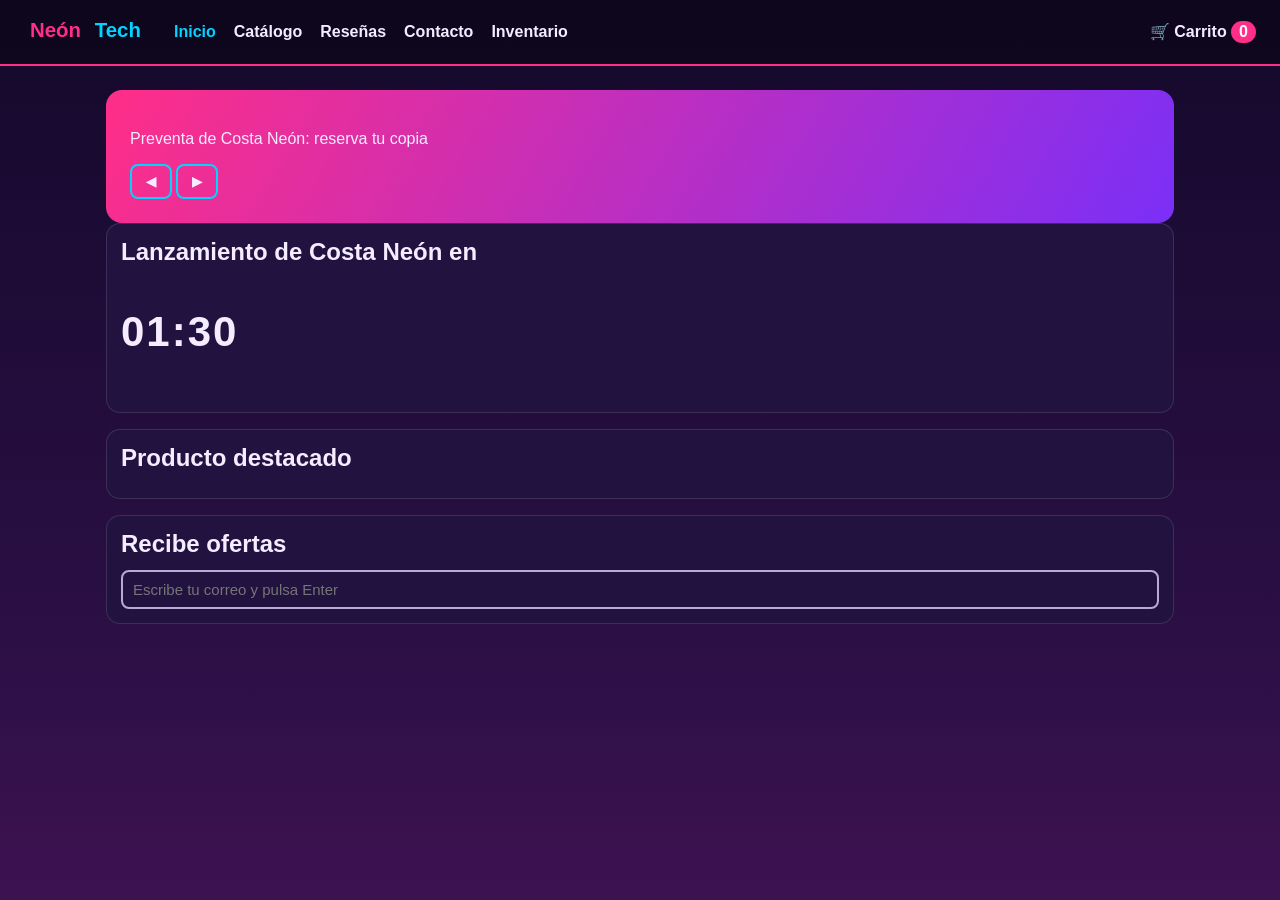
<file: index.html>
<!DOCTYPE html>
<html lang="es">
<head>
  <meta charset="UTF-8">
  <meta name="viewport" content="width=device-width, initial-scale=1.0">
  <title>Inicio · NeónTech</title>
  <link rel="icon" href="imagenes/logo.svg">
  <link rel="stylesheet" href="css/style.css">
  <script src="js/script.js" defer></script>
  <script src="js/inicio.js" defer></script>
</head>
<body>
  <nav class="nav">
    <a href="index.html"><img src="imagenes/logo.svg" alt="NeónTech"></a>
    <a href="index.html" class="activo">Inicio</a>
    <a href="html/catalogo.html">Catálogo</a>
    <a href="html/resenas.html">Reseñas</a>
    <a href="html/contacto.html">Contacto</a>
    <a href="html/inventario.html">Inventario</a>
    <a href="html/carrito.html" class="carrito-link">🛒 Carrito <span id="contadorCarrito" class="contador">0</span></a>
  </nav>

  <main>
    <section id="banner" class="banner">
      <p id="mensajeBanner">Preventa de Costa Neón: reserva tu copia</p>
      <button id="btnAnterior">◀</button>
      <button id="btnSiguiente">▶</button>
    </section>

    <section class="panel">
      <h2>Lanzamiento de Costa Neón en</h2>
      <p id="cuentaRegresiva" class="cuenta" data-segundos="90">01:30</p>
    </section>

    <section class="panel">
      <h2>Producto destacado</h2>
      <div id="destacado"></div>
    </section>

    <section class="panel">
      <h2>Recibe ofertas</h2>
      <input type="email" id="correoBoletin" placeholder="Escribe tu correo y pulsa Enter">
      <p id="mensajeBoletin" class="mensaje"></p>
    </section>
  </main>
</body>
</html>
</file>
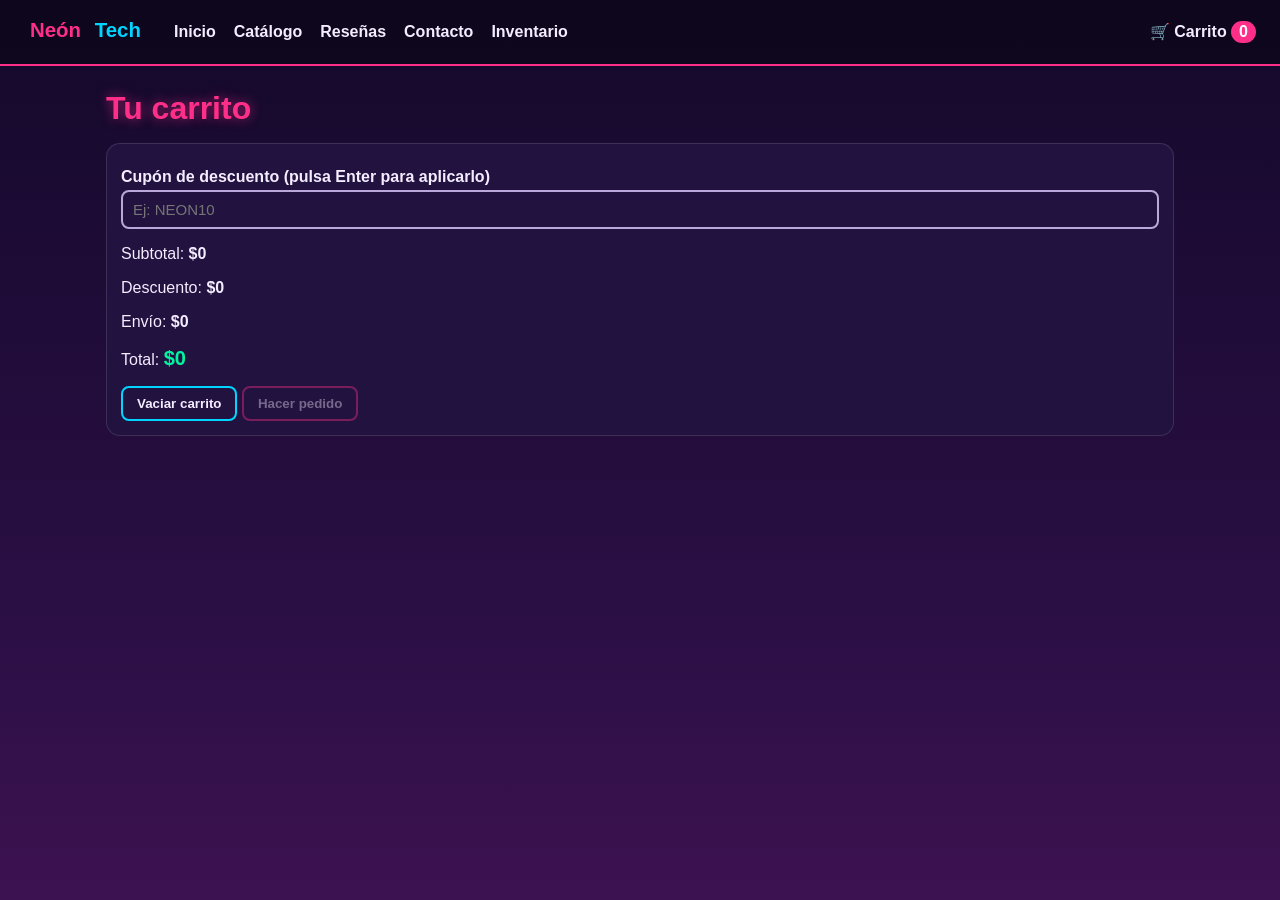
<file: html/carrito.html>
<!DOCTYPE html>
<html lang="es">
<head>
  <meta charset="UTF-8">
  <meta name="viewport" content="width=device-width, initial-scale=1.0">
  <title>Carrito · NeónTech</title>
  <link rel="icon" href="../imagenes/logo.svg">
  <link rel="stylesheet" href="../css/style.css">
  <script src="../js/script.js" defer></script>
  <script src="../js/carrito.js" defer></script>
</head>
<body>
  <nav class="nav">
    <a href="../index.html"><img src="../imagenes/logo.svg" alt="NeónTech"></a>
    <a href="../index.html">Inicio</a>
    <a href="catalogo.html">Catálogo</a>
    <a href="resenas.html">Reseñas</a>
    <a href="contacto.html">Contacto</a>
    <a href="inventario.html">Inventario</a>
    <a href="carrito.html" class="carrito-link">🛒 Carrito <span id="contadorCarrito" class="contador">0</span></a>
  </nav>

  <main>
    <h1>Tu carrito</h1>

    <p id="vacio" class="mensaje fallo oculto">Tu carrito está vacío. <a href="catalogo.html">Ir al catálogo</a></p>
    <ul id="listaCarrito"></ul>

    <section class="panel">
      <label for="cupon">Cupón de descuento (pulsa Enter para aplicarlo)</label>
      <input type="text" id="cupon" placeholder="Ej: NEON10">
      <p id="mensajeCupon" class="mensaje"></p>

      <p>Subtotal: <strong id="subtotal">$0</strong></p>
      <p>Descuento: <strong id="descuento">$0</strong></p>
      <p>Envío: <strong id="envio">$0</strong></p>
      <p>Total: <strong id="total" class="precio">$0</strong></p>

      <button id="btnVaciar">Vaciar carrito</button>
      <button id="btnPedido" class="btn-principal" disabled>Hacer pedido</button>
    </section>
  </main>
</body>
</html>
</file>
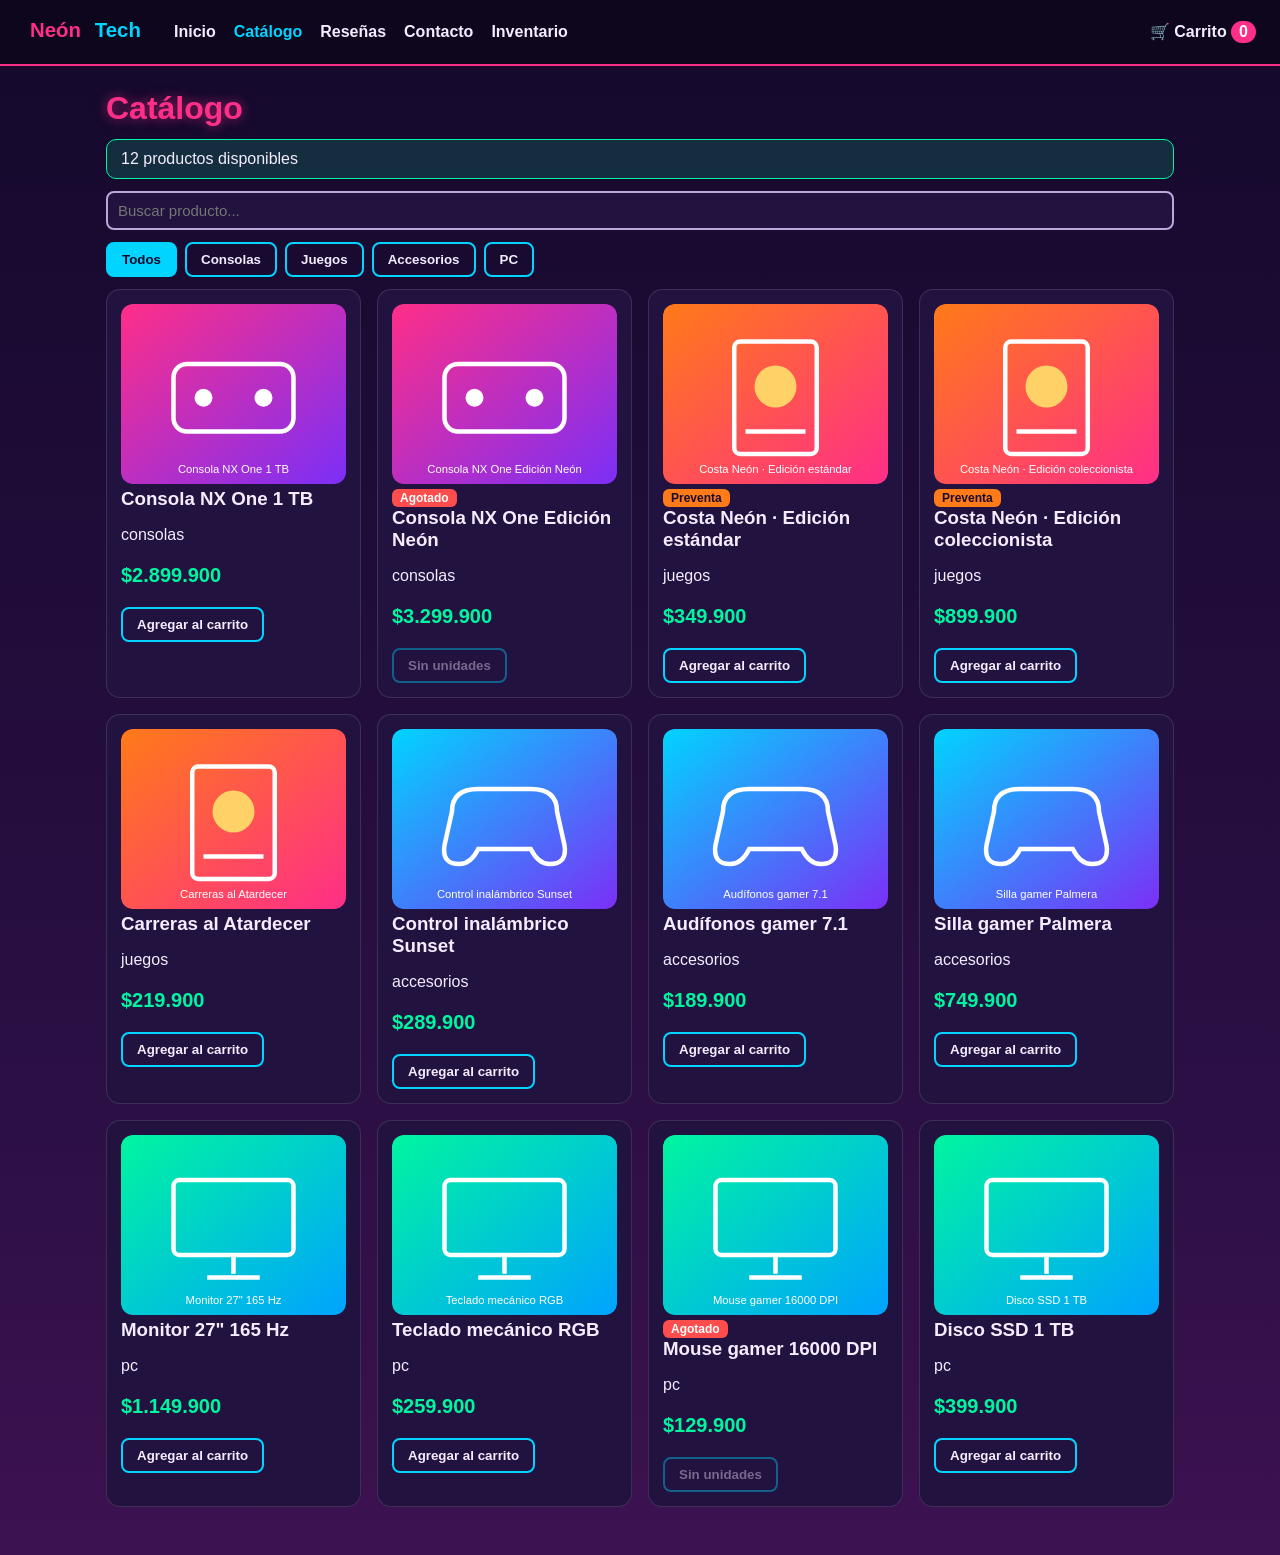
<file: html/catalogo.html>
<!DOCTYPE html>
<html lang="es">
<head>
  <meta charset="UTF-8">
  <meta name="viewport" content="width=device-width, initial-scale=1.0">
  <title>Catálogo · NeónTech</title>
  <link rel="icon" href="../imagenes/logo.svg">
  <link rel="stylesheet" href="../css/style.css">
  <script src="../js/script.js" defer></script>
  <script src="../js/catalogo.js" defer></script>
</head>
<body>
  <nav class="nav">
    <a href="../index.html"><img src="../imagenes/logo.svg" alt="NeónTech"></a>
    <a href="../index.html">Inicio</a>
    <a href="catalogo.html" class="activo">Catálogo</a>
    <a href="resenas.html">Reseñas</a>
    <a href="contacto.html">Contacto</a>
    <a href="inventario.html">Inventario</a>
    <a href="carrito.html" class="carrito-link">🛒 Carrito <span id="contadorCarrito" class="contador">0</span></a>
  </nav>

  <main>
    <h1>Catálogo</h1>
    <p id="estado" class="mensaje"></p>

    <input type="text" id="buscador" placeholder="Buscar producto...">

    <div id="filtros">
      <button data-categoria="todos" class="activo">Todos</button>
      <button data-categoria="consolas">Consolas</button>
      <button data-categoria="juegos">Juegos</button>
      <button data-categoria="accesorios">Accesorios</button>
      <button data-categoria="pc">PC</button>
    </div>

    <p id="sinResultados" class="mensaje fallo oculto">No hay productos que coincidan con tu búsqueda.</p>
    <section id="catalogo" class="grilla"></section>

    <!-- Plantilla de una tarjeta de producto (no se ve hasta clonarla) -->
    <template id="tpl-producto">
      <article class="tarjeta">
        <img src="" alt="">
        <span class="etiqueta"></span>
        <h3 class="nombre"></h3>
        <p class="categoria"></p>
        <p class="precio"></p>
        <button class="btn-agregar">Agregar al carrito</button>
      </article>
    </template>
  </main>
</body>
</html>
</file>
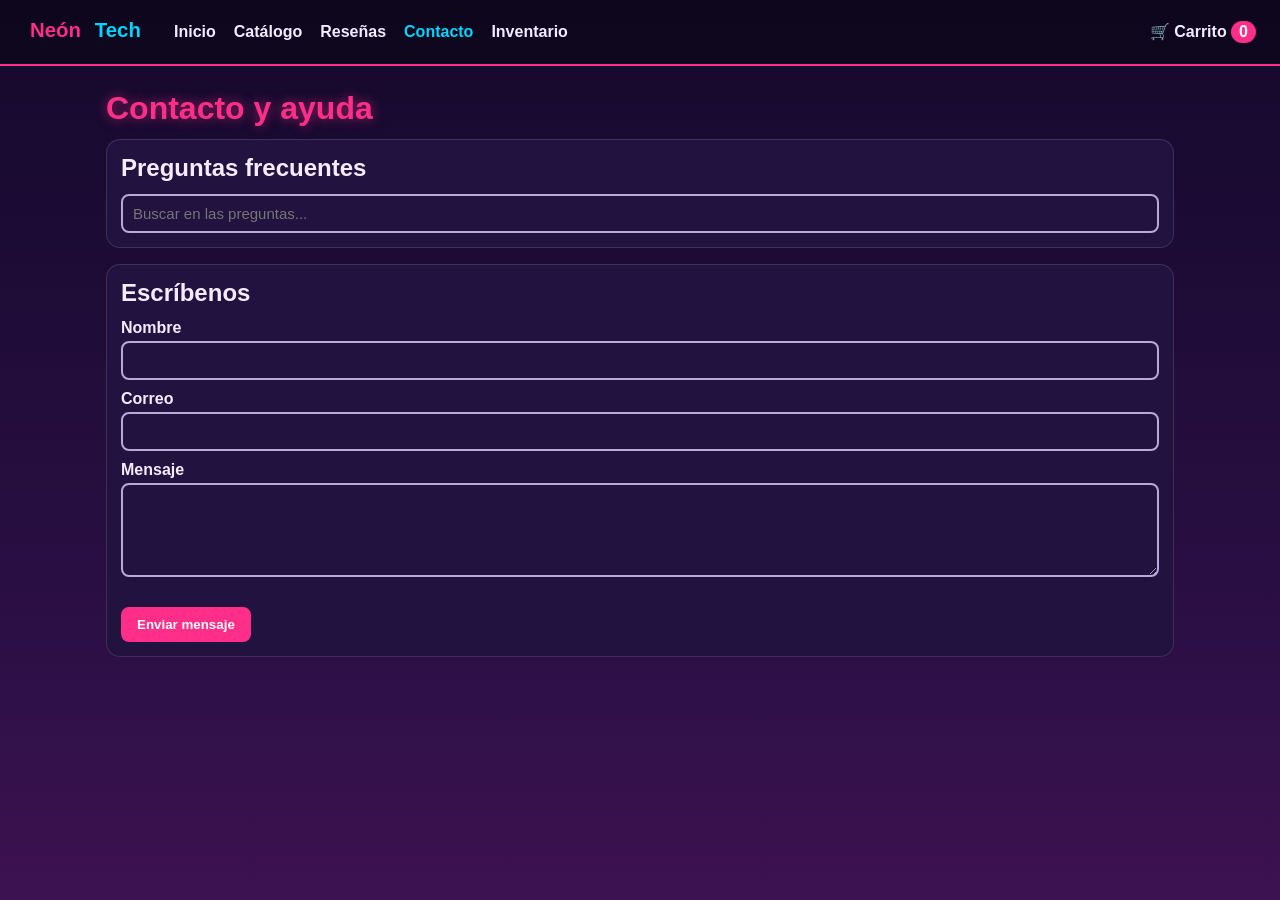
<file: html/contacto.html>
<!DOCTYPE html>
<html lang="es">
<head>
  <meta charset="UTF-8">
  <meta name="viewport" content="width=device-width, initial-scale=1.0">
  <title>Contacto · NeónTech</title>
  <link rel="icon" href="../imagenes/logo.svg">
  <link rel="stylesheet" href="../css/style.css">
  <script src="../js/script.js" defer></script>
  <script src="../js/contacto.js" defer></script>
</head>
<body>
  <nav class="nav">
    <a href="../index.html"><img src="../imagenes/logo.svg" alt="NeónTech"></a>
    <a href="../index.html">Inicio</a>
    <a href="catalogo.html">Catálogo</a>
    <a href="resenas.html">Reseñas</a>
    <a href="contacto.html" class="activo">Contacto</a>
    <a href="inventario.html">Inventario</a>
    <a href="carrito.html" class="carrito-link">🛒 Carrito <span id="contadorCarrito" class="contador">0</span></a>
  </nav>

  <main>
    <h1>Contacto y ayuda</h1>

    <section class="panel">
      <h2>Preguntas frecuentes</h2>
      <input type="text" id="buscarFaq" placeholder="Buscar en las preguntas...">
      <div id="listaFaq"></div>
    </section>

    <form id="formContacto" class="panel">
      <h2>Escríbenos</h2>
      <label for="contactoNombre">Nombre</label>
      <input type="text" id="contactoNombre">
      <label for="contactoCorreo">Correo</label>
      <input type="email" id="contactoCorreo">
      <label for="contactoMensaje">Mensaje</label>
      <textarea id="contactoMensaje" rows="4"></textarea>
      <p id="errorContacto" class="error"></p>
      <button type="submit" id="btnEnviar" class="btn-principal">Enviar mensaje</button>
    </form>
    <div id="respuestaContacto" class="mensaje"></div>
  </main>
</body>
</html>
</file>
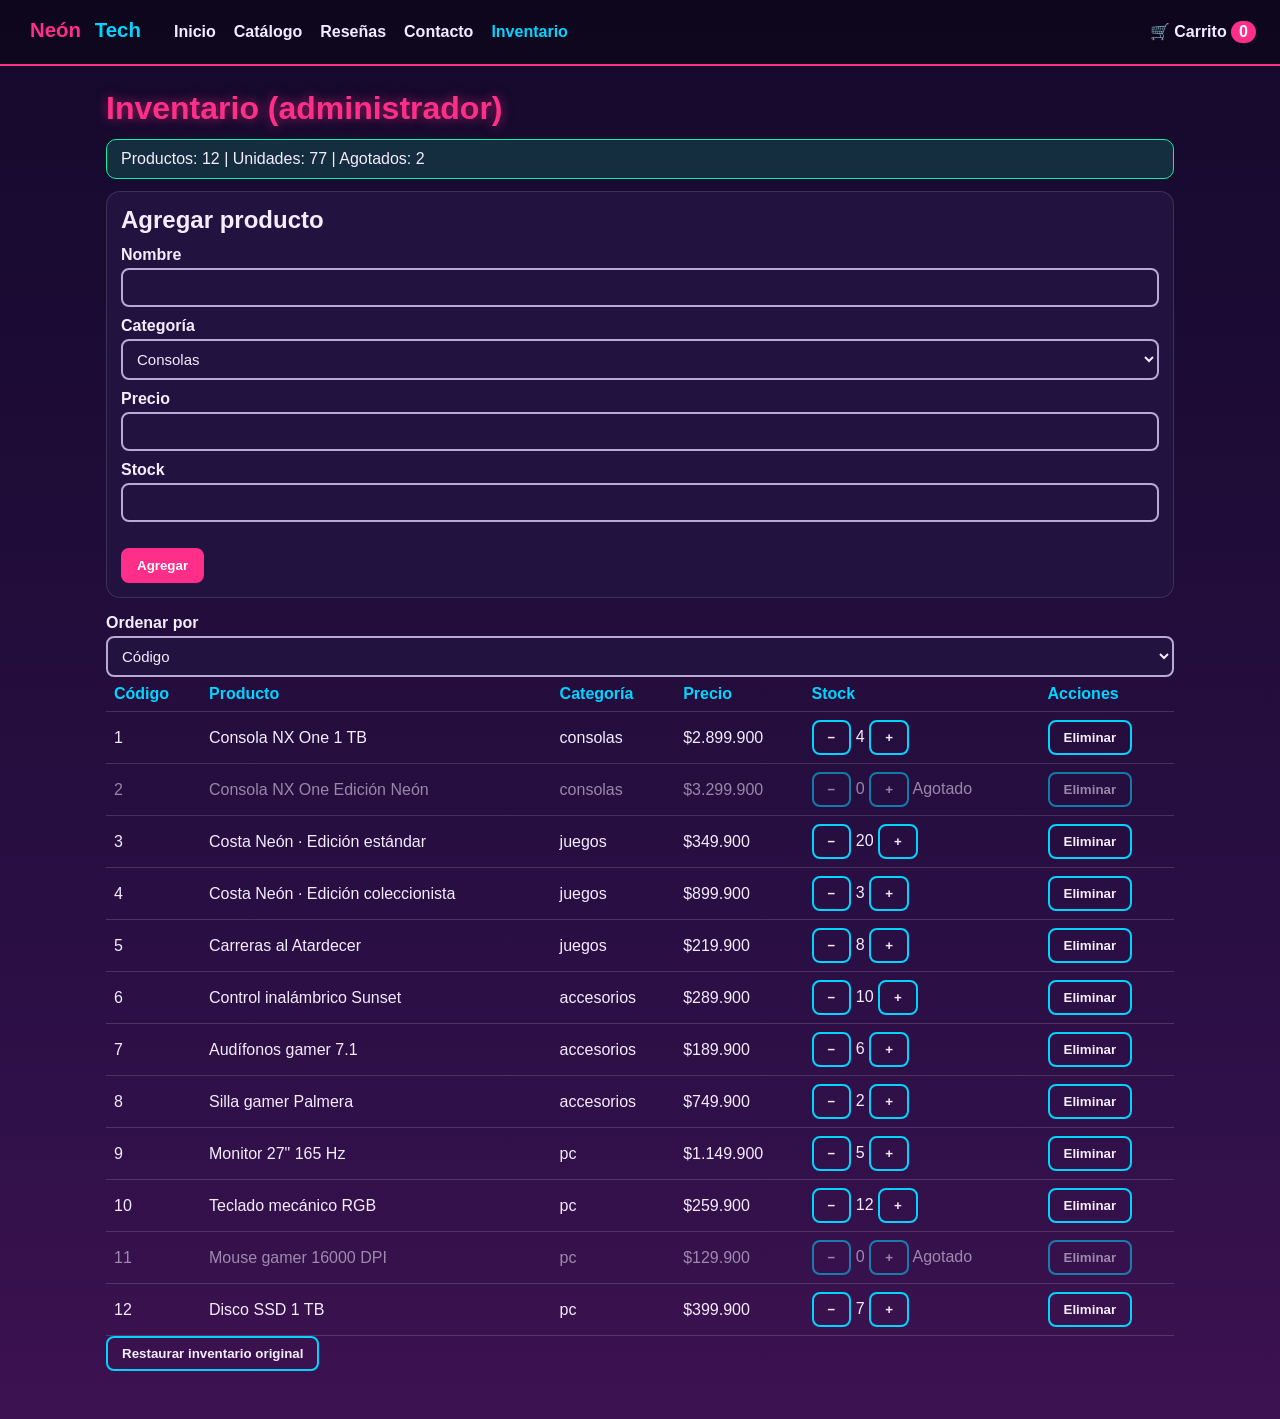
<file: html/inventario.html>
<!DOCTYPE html>
<html lang="es">
<head>
  <meta charset="UTF-8">
  <meta name="viewport" content="width=device-width, initial-scale=1.0">
  <title>Inventario · NeónTech</title>
  <link rel="icon" href="../imagenes/logo.svg">
  <link rel="stylesheet" href="../css/style.css">
  <script src="../js/script.js" defer></script>
  <script src="../js/inventario.js" defer></script>
</head>
<body>
  <nav class="nav">
    <a href="../index.html"><img src="../imagenes/logo.svg" alt="NeónTech"></a>
    <a href="../index.html">Inicio</a>
    <a href="catalogo.html">Catálogo</a>
    <a href="resenas.html">Reseñas</a>
    <a href="contacto.html">Contacto</a>
    <a href="inventario.html" class="activo">Inventario</a>
    <a href="carrito.html" class="carrito-link">🛒 Carrito <span id="contadorCarrito" class="contador">0</span></a>
  </nav>

  <main>
    <h1>Inventario (administrador)</h1>
    <p id="resumenInventario" class="mensaje exito"></p>

    <form id="formNuevo" class="panel">
      <h2>Agregar producto</h2>
      <label for="nuevoNombre">Nombre</label>
      <input type="text" id="nuevoNombre">
      <label for="nuevaCategoria">Categoría</label>
      <select id="nuevaCategoria">
        <option value="consolas">Consolas</option>
        <option value="juegos">Juegos</option>
        <option value="accesorios">Accesorios</option>
        <option value="pc">PC</option>
      </select>
      <label for="nuevoPrecio">Precio</label>
      <input type="text" id="nuevoPrecio">
      <label for="nuevoStock">Stock</label>
      <input type="text" id="nuevoStock">
      <p id="errorNuevo" class="error"></p>
      <button type="submit" class="btn-principal">Agregar</button>
    </form>

    <label for="orden">Ordenar por</label>
    <select id="orden">
      <option value="id">Código</option>
      <option value="nombre">Nombre (A-Z)</option>
      <option value="precio-asc">Precio (menor a mayor)</option>
      <option value="precio-desc">Precio (mayor a menor)</option>
      <option value="stock">Stock (menor a mayor)</option>
    </select>

    <table>
      <thead>
        <tr><th>Código</th><th>Producto</th><th>Categoría</th><th>Precio</th><th>Stock</th><th>Acciones</th></tr>
      </thead>
      <tbody id="tablaInventario"></tbody>
    </table>

    <button id="btnRestaurar">Restaurar inventario original</button>
  </main>
</body>
</html>
</file>
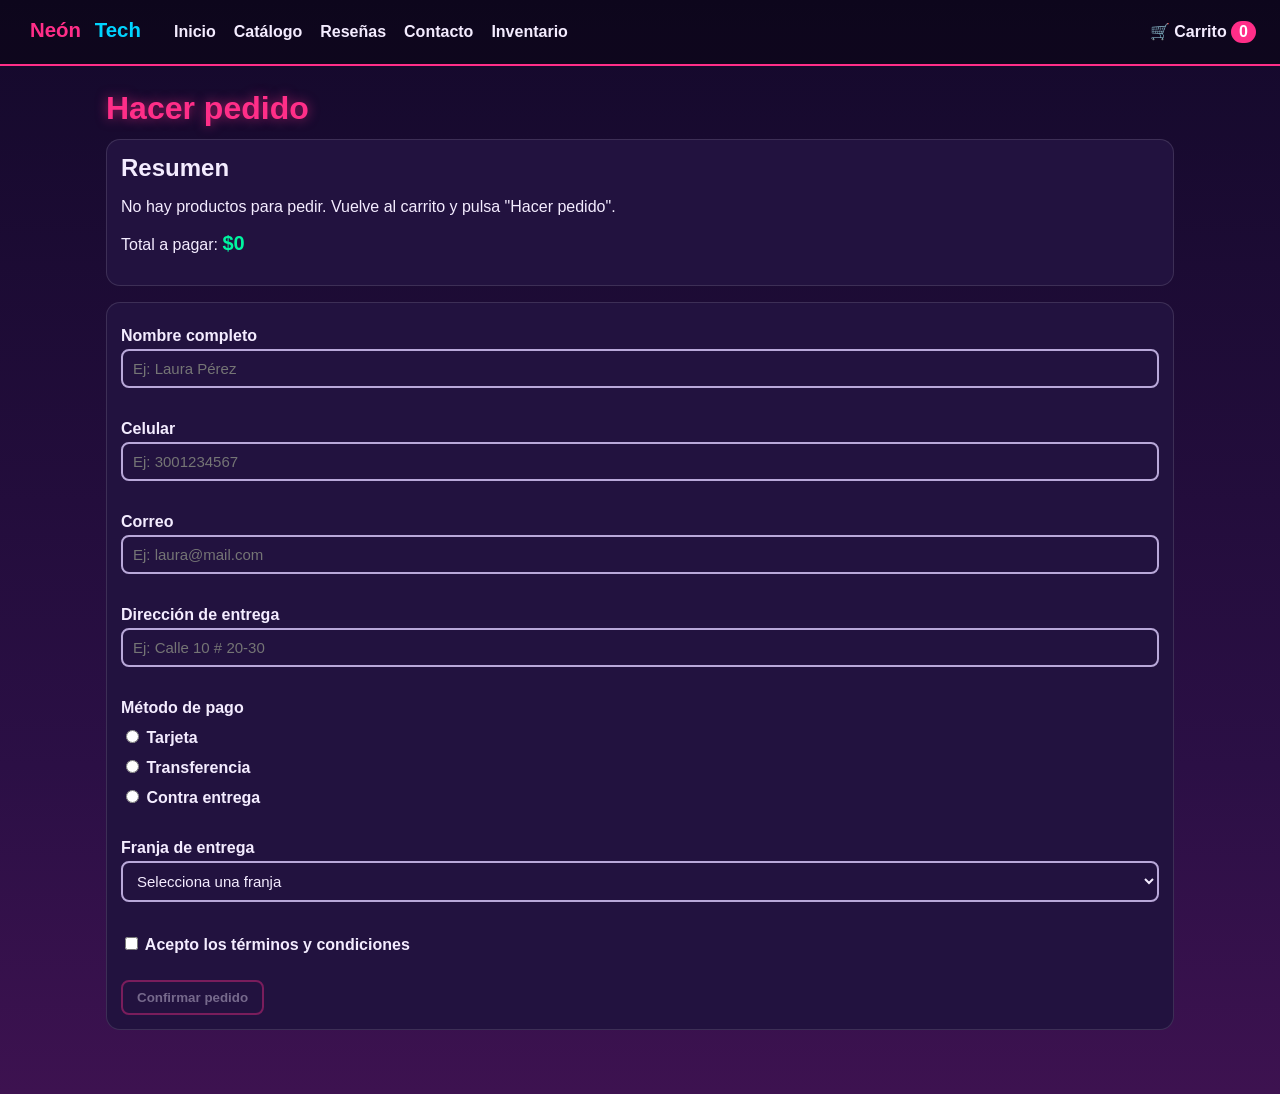
<file: html/pedido.html>
<!DOCTYPE html>
<html lang="es">
<head>
  <meta charset="UTF-8">
  <meta name="viewport" content="width=device-width, initial-scale=1.0">
  <title>Hacer pedido · NeónTech</title>
  <link rel="icon" href="../imagenes/logo.svg">
  <link rel="stylesheet" href="../css/style.css">
  <script src="../js/script.js" defer></script>
  <script src="../js/pedido.js" defer></script>
</head>
<body>
  <nav class="nav">
    <a href="../index.html"><img src="../imagenes/logo.svg" alt="NeónTech"></a>
    <a href="../index.html">Inicio</a>
    <a href="catalogo.html">Catálogo</a>
    <a href="resenas.html">Reseñas</a>
    <a href="contacto.html">Contacto</a>
    <a href="inventario.html">Inventario</a>
    <a href="carrito.html" class="carrito-link">🛒 Carrito <span id="contadorCarrito" class="contador">0</span></a>
  </nav>

  <main>
    <h1>Hacer pedido</h1>

    <section id="resumen" class="panel">
      <h2>Resumen</h2>
      <ul id="listaResumen"></ul>
      <p>Total a pagar: <strong id="totalResumen" class="precio">$0</strong></p>
    </section>

    <form id="formPedido" class="panel">
      <div class="campo">
        <label for="nombre">Nombre completo</label>
        <input type="text" id="nombre" name="nombre" placeholder="Ej: Laura Pérez">
        <p class="error" id="error-nombre"></p>
      </div>
      <div class="campo">
        <label for="telefono">Celular</label>
        <input type="text" id="telefono" name="telefono" placeholder="Ej: 3001234567">
        <p class="error" id="error-telefono"></p>
      </div>
      <div class="campo">
        <label for="correo">Correo</label>
        <input type="email" id="correo" name="correo" placeholder="Ej: laura@mail.com">
        <p class="error" id="error-correo"></p>
      </div>
      <div class="campo">
        <label for="direccion">Dirección de entrega</label>
        <input type="text" id="direccion" name="direccion" placeholder="Ej: Calle 10 # 20-30">
        <p class="error" id="error-direccion"></p>
      </div>

      <div class="campo">
        <label>Método de pago</label>
        <label><input type="radio" name="metodo" value="tarjeta"> Tarjeta</label>
        <label><input type="radio" name="metodo" value="transferencia"> Transferencia</label>
        <label><input type="radio" name="metodo" value="contraentrega"> Contra entrega</label>
        <p class="error" id="error-metodo"></p>
      </div>
      <div class="campo oculto" id="campoTarjeta">
        <label for="tarjeta">Últimos 4 dígitos de la tarjeta</label>
        <input type="text" id="tarjeta" name="tarjeta" placeholder="Ej: 4821">
        <p class="error" id="error-tarjeta"></p>
      </div>

      <div class="campo">
        <label for="franja">Franja de entrega</label>
        <select id="franja" name="franja">
          <option value="">Selecciona una franja</option>
          <option value="mañana">Mañana (8 a. m. - 12 m.)</option>
          <option value="tarde">Tarde (12 m. - 6 p. m.)</option>
          <option value="noche">Noche (6 p. m. - 9 p. m.)</option>
        </select>
        <p class="error" id="error-franja"></p>
      </div>

      <label><input type="checkbox" id="terminos" name="terminos"> Acepto los términos y condiciones</label>
      <p class="error" id="error-terminos"></p>

      <button type="submit" id="btnConfirmar" class="btn-principal">Confirmar pedido</button>
    </form>

    <div id="mensajeFinal" class="mensaje"></div>
  </main>
</body>
</html>
</file>
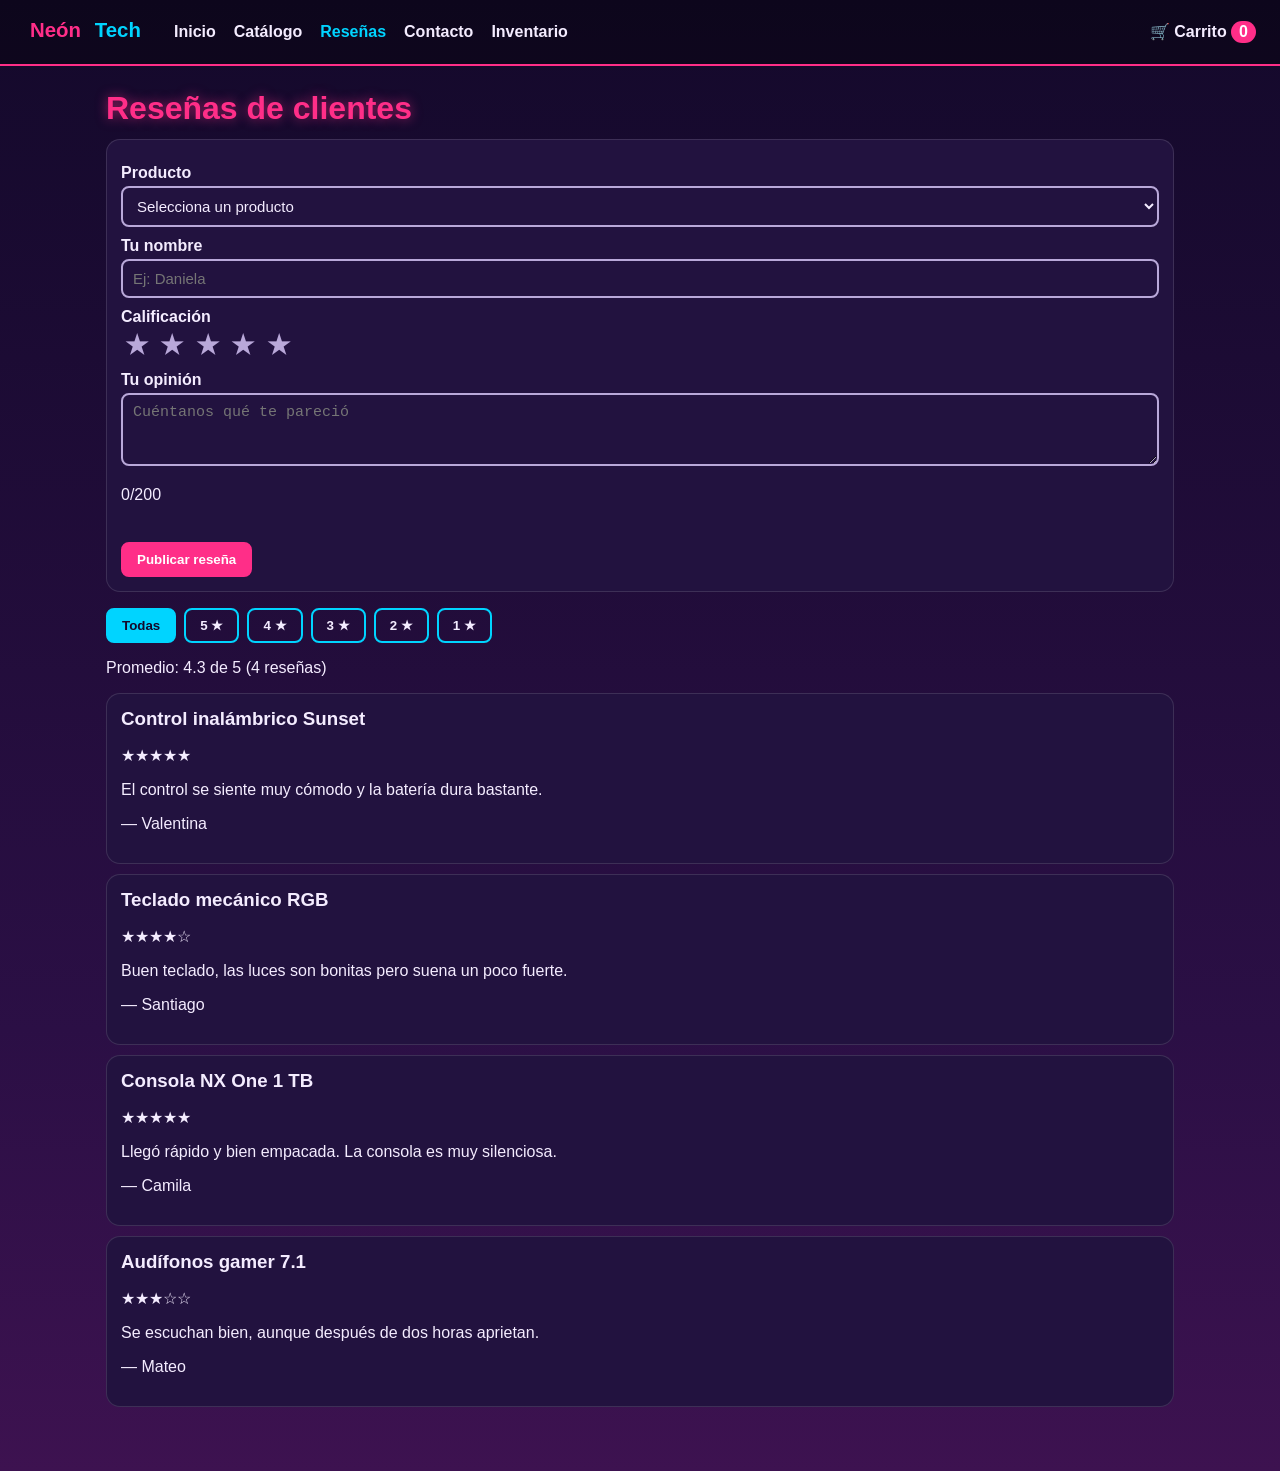
<file: html/resenas.html>
<!DOCTYPE html>
<html lang="es">
<head>
  <meta charset="UTF-8">
  <meta name="viewport" content="width=device-width, initial-scale=1.0">
  <title>Reseñas · NeónTech</title>
  <link rel="icon" href="../imagenes/logo.svg">
  <link rel="stylesheet" href="../css/style.css">
  <script src="../js/script.js" defer></script>
  <script src="../js/resenas.js" defer></script>
</head>
<body>
  <nav class="nav">
    <a href="../index.html"><img src="../imagenes/logo.svg" alt="NeónTech"></a>
    <a href="../index.html">Inicio</a>
    <a href="catalogo.html">Catálogo</a>
    <a href="resenas.html" class="activo">Reseñas</a>
    <a href="contacto.html">Contacto</a>
    <a href="inventario.html">Inventario</a>
    <a href="carrito.html" class="carrito-link">🛒 Carrito <span id="contadorCarrito" class="contador">0</span></a>
  </nav>

  <main>
    <h1>Reseñas de clientes</h1>

    <form id="formResena" class="panel">
      <label for="producto">Producto</label>
      <select id="producto">
        <option value="">Selecciona un producto</option>
      </select>

      <label for="autor">Tu nombre</label>
      <input type="text" id="autor" placeholder="Ej: Daniela">

      <label>Calificación</label>
      <div id="estrellas" class="estrellas">
        <button type="button" data-valor="1">★</button>
        <button type="button" data-valor="2">★</button>
        <button type="button" data-valor="3">★</button>
        <button type="button" data-valor="4">★</button>
        <button type="button" data-valor="5">★</button>
      </div>

      <label for="texto">Tu opinión</label>
      <textarea id="texto" rows="3" placeholder="Cuéntanos qué te pareció"></textarea>
      <p id="contador">0/200</p>

      <p id="errorResena" class="error"></p>
      <button type="submit" class="btn-principal">Publicar reseña</button>
    </form>

    <div id="filtroPuntaje">
      <button data-puntaje="0" class="activo">Todas</button>
      <button data-puntaje="5">5 ★</button>
      <button data-puntaje="4">4 ★</button>
      <button data-puntaje="3">3 ★</button>
      <button data-puntaje="2">2 ★</button>
      <button data-puntaje="1">1 ★</button>
    </div>
    <p id="promedio"></p>
    <ul id="listaResenas"></ul>
  </main>
</body>
</html>
</file>
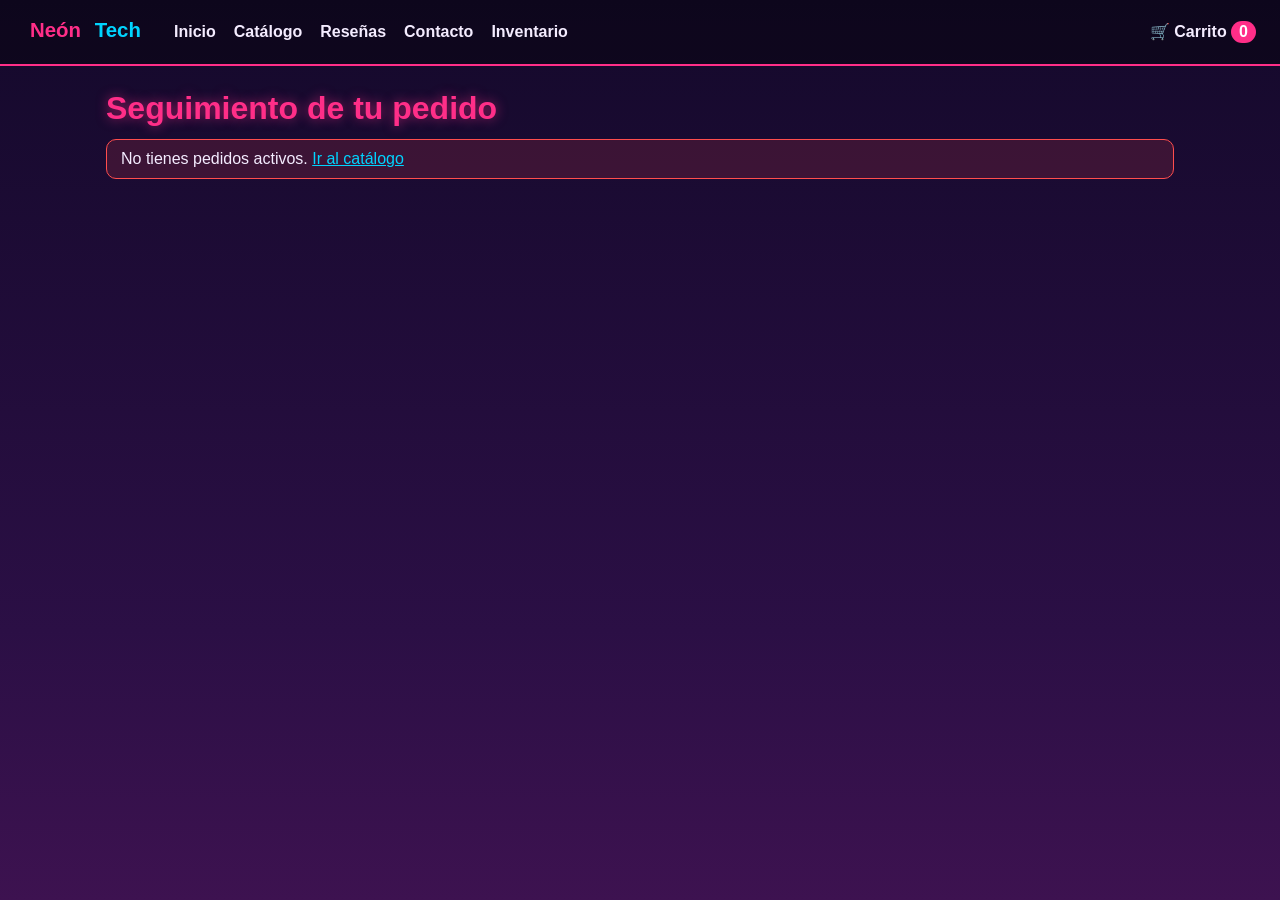
<file: html/seguimiento.html>
<!DOCTYPE html>
<html lang="es">
<head>
  <meta charset="UTF-8">
  <meta name="viewport" content="width=device-width, initial-scale=1.0">
  <title>Seguimiento · NeónTech</title>
  <link rel="icon" href="../imagenes/logo.svg">
  <link rel="stylesheet" href="../css/style.css">
  <script src="../js/script.js" defer></script>
  <script src="../js/seguimiento.js" defer></script>
</head>
<body>
  <nav class="nav">
    <a href="../index.html"><img src="../imagenes/logo.svg" alt="NeónTech"></a>
    <a href="../index.html">Inicio</a>
    <a href="catalogo.html">Catálogo</a>
    <a href="resenas.html">Reseñas</a>
    <a href="contacto.html">Contacto</a>
    <a href="inventario.html">Inventario</a>
    <a href="carrito.html" class="carrito-link">🛒 Carrito <span id="contadorCarrito" class="contador">0</span></a>
  </nav>

  <main>
    <h1>Seguimiento de tu pedido</h1>

    <p id="sinPedido" class="mensaje fallo oculto">No tienes pedidos activos. <a href="catalogo.html">Ir al catálogo</a></p>

    <section id="infoPedido" class="panel">
      <h2 id="numeroPedido"></h2>
      <p id="datosPedido"></p>

      <ol id="pasos" class="pasos"></ol>
      <div class="barra"><div id="progreso" class="progreso"></div></div>
      <p id="estadoActual" class="mensaje"></p>

      <button id="btnIniciar" class="btn-principal">Ver avance del pedido</button>
      <button id="btnCancelar">Cancelar pedido</button>
      <a id="linkResenas" href="resenas.html" class="btn oculto">Dejar una reseña</a>
    </section>
  </main>
</body>
</html>
</file>
<file: css/style.css>
/* =========================================================
   NeónTech · Estilos comunes (NO modificar esta parte)
   Cada grupo agrega sus estilos al final, en su sección.
   ========================================================= */

:root {
  --fondo: #14092b;
  --panel: #22123f;
  --rosa: #ff2e88;
  --cian: #00d4ff;
  --naranja: #ff7a18;
  --verde: #00f5a0;
  --rojo: #ff4d4d;
  --texto: #f4ecff;
  --suave: #b9a8d9;
}

* { box-sizing: border-box; }

body {
  margin: 0;
  font-family: Arial, Helvetica, sans-serif;
  background: linear-gradient(180deg, var(--fondo), #2b0f45 70%, #3d1250);
  color: var(--texto);
  min-height: 100vh;
}

main { max-width: 1100px; margin: 0 auto; padding: 24px 16px 48px; }

h1, h2, h3 { margin: 0 0 12px; }
h1 { color: var(--rosa); text-shadow: 0 0 12px rgba(255, 46, 136, .6); }

a { color: var(--cian); }

/* ---------- Menú de navegación ---------- */
.nav {
  display: flex;
  align-items: center;
  gap: 18px;
  flex-wrap: wrap;
  padding: 12px 24px;
  background: rgba(0, 0, 0, .35);
  border-bottom: 2px solid var(--rosa);
}
.nav img { height: 36px; }
.nav a { color: var(--texto); text-decoration: none; font-weight: bold; }
.nav a:hover, .nav a.activo { color: var(--cian); background: transparent; }
.nav .carrito-link { margin-left: auto; }
.contador {
  display: inline-block;
  min-width: 24px;
  padding: 2px 8px;
  border-radius: 12px;
  background: var(--rosa);
  color: #fff;
  text-align: center;
}

/* ---------- Botones ---------- */
button, .btn {
  cursor: pointer;
  border: 2px solid var(--cian);
  background: transparent;
  color: var(--texto);
  padding: 8px 14px;
  border-radius: 8px;
  font-weight: bold;
  text-decoration: none;
  display: inline-block;
}
button:hover, .btn:hover { background: var(--cian); color: var(--fondo); }
button:disabled { opacity: .4; cursor: not-allowed; background: transparent; color: var(--texto); }
.btn-principal { border-color: var(--rosa); background: var(--rosa); color: #fff; }
.btn-principal:hover { background: #ff5aa2; color: #fff; }
.activo { background: var(--cian); color: var(--fondo); }

/* ---------- Formularios ---------- */
input, select, textarea {
  width: 100%;
  padding: 9px 10px;
  border-radius: 8px;
  border: 2px solid var(--suave);
  background: var(--panel);
  color: var(--texto);
  font-size: 15px;
}
input[type="checkbox"], input[type="radio"] { width: auto; }
label { display: block; margin: 10px 0 4px; font-weight: bold; }
.campo { margin-bottom: 8px; }
.error { color: var(--rojo); font-size: 14px; min-height: 18px; margin: 4px 0; }
.incorrecto { border-color: var(--rojo); }
.correcto { border-color: var(--verde); }

/* ---------- Tarjetas y paneles ---------- */
.grilla { display: grid; grid-template-columns: repeat(auto-fill, minmax(220px, 1fr)); gap: 16px; }
.panel { margin-bottom: 16px; }
.panel, .tarjeta {
  background: var(--panel);
  border: 1px solid rgba(255, 255, 255, .12);
  border-radius: 14px;
  padding: 14px;
}
.tarjeta img { width: 100%; border-radius: 10px; }
.precio { color: var(--verde); font-size: 20px; font-weight: bold; }
.etiqueta { display: inline-block; padding: 2px 8px; border-radius: 6px; font-size: 12px; font-weight: bold; }
.etiqueta:empty { display: none; }
.preventa { background: var(--naranja); color: #1a0b2e; }
.agotado { opacity: .55; }
.etiqueta.agotado { opacity: 1; background: var(--rojo); color: #fff; }

#filtros, #filtroPuntaje { display: flex; gap: 8px; flex-wrap: wrap; margin: 12px 0; }
#listaCarrito, #listaResenas, #listaResumen { list-style: none; padding: 0; }
li.tarjeta { margin-bottom: 10px; }
li.tarjeta button { margin-right: 6px; }

/* ---------- Mensajes ---------- */
.mensaje { padding: 10px 14px; border-radius: 10px; margin: 12px 0; }
.mensaje:empty { display: none; }
.exito { background: rgba(0, 245, 160, .15); border: 1px solid var(--verde); }
.fallo { background: rgba(255, 77, 77, .15); border: 1px solid var(--rojo); }
.oculto { display: none !important; }

/* ---------- Tablas ---------- */
table { width: 100%; border-collapse: collapse; }
th, td { padding: 8px; border-bottom: 1px solid rgba(255, 255, 255, .15); text-align: left; }
th { color: var(--cian); }

/* ---------- Seguimiento ---------- */
.pasos { display: flex; gap: 8px; list-style: none; padding: 0; flex-wrap: wrap; }
.paso { flex: 1; min-width: 110px; padding: 10px; border-radius: 10px; background: var(--panel); text-align: center; color: var(--suave); }
.paso.completado { background: rgba(0, 245, 160, .2); color: var(--texto); }
.paso.actual { border: 2px solid var(--rosa); color: var(--texto); }
.paso.cancelado { background: rgba(255, 77, 77, .25); }
.barra { height: 14px; border-radius: 7px; background: var(--panel); overflow: hidden; margin: 14px 0; }
.progreso { height: 100%; width: 0; background: linear-gradient(90deg, var(--rosa), var(--cian)); }

/* ---------- Reseñas ---------- */
.estrellas button { font-size: 26px; border: none; padding: 0 4px; color: var(--suave); }
.estrellas button:hover { background: transparent; }
.estrellas button.encendida { color: #ffd166; }
.excedido { color: var(--rojo); font-weight: bold; }

/* ---------- Contacto (acordeón) ---------- */
.faq-item { margin-bottom: 8px; }
.faq-pregunta { width: 100%; text-align: left; }
.faq-respuesta { display: none; padding: 10px 14px; color: var(--suave); }
.faq-item.abierta .faq-respuesta { display: block; }

/* ---------- Inicio ---------- */
.banner { padding: 24px; border-radius: 16px; background: linear-gradient(120deg, var(--rosa), #7b2ff7); }
.cuenta { font-size: 42px; font-weight: bold; letter-spacing: 2px; }
.lanzado { color: var(--verde); text-shadow: 0 0 12px var(--verde); }

/* =========================================================
   Estilos de cada grupo (agrega los tuyos debajo de tu título)
   ========================================================= */
/* --- Grupo 1 · Catálogo --- */
/* --- Grupo 2 · Carrito --- */
/* --- Grupo 3 · Pedido --- */
/* --- Grupo 4 · Seguimiento --- */
/* --- Grupo 5 · Reseñas --- */
/* --- Grupo 6 · Inventario --- */
/* --- Extra · Inicio --- */
/* --- Extra · Contacto --- */
</file>
